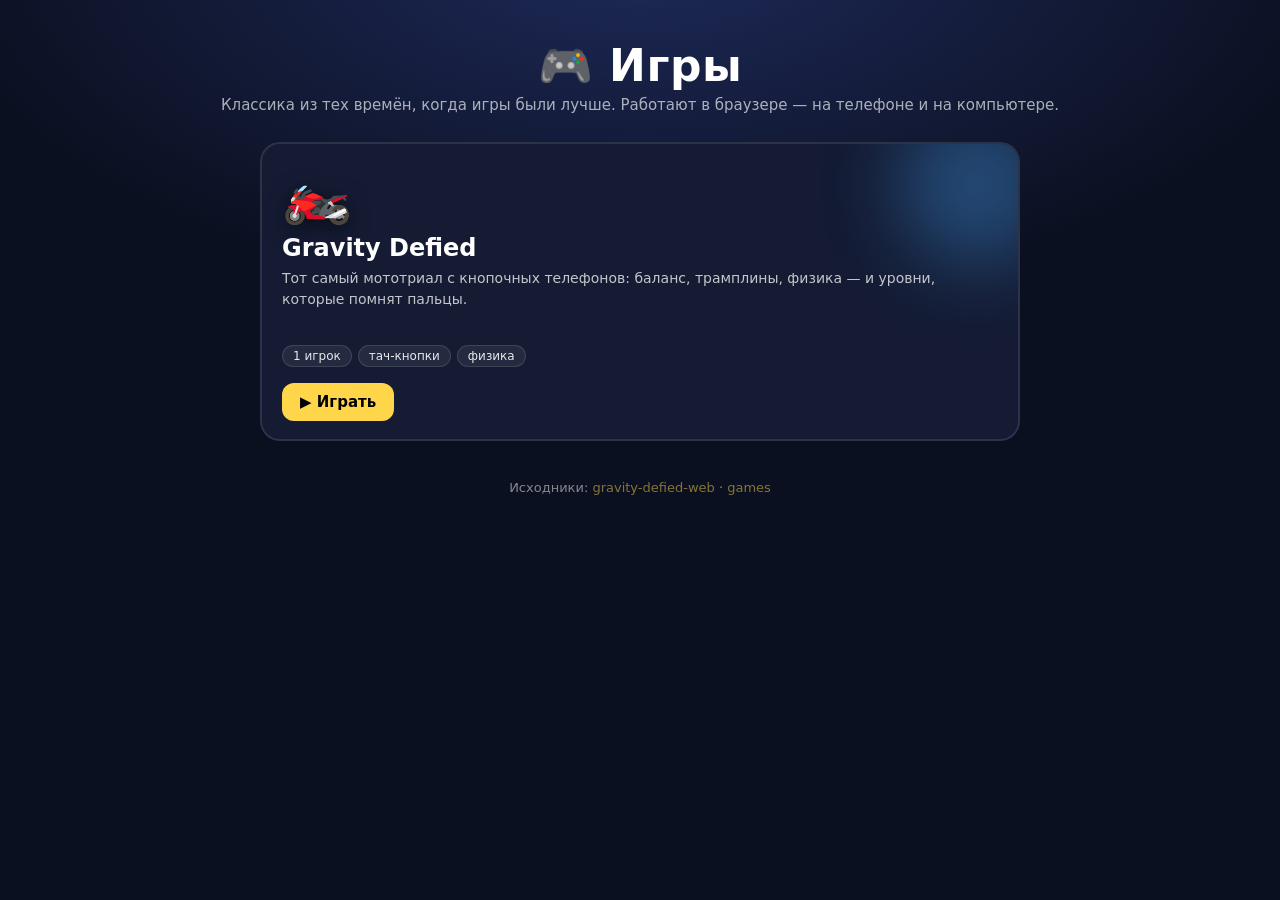
<file: index.html>
<!DOCTYPE html>
<html lang="ru">
<head>
<meta charset="utf-8">
<meta name="viewport" content="width=device-width, initial-scale=1, viewport-fit=cover">
<title>🎮 Игры Павла</title>
<style>
  :root{color-scheme:dark}
  *{box-sizing:border-box}
  html,body{margin:0;min-height:100%;background:#0b1020;color:#fff;font-family:system-ui,Segoe UI,Roboto,sans-serif}
  body{display:flex;flex-direction:column;align-items:center;padding:28px 16px 40px;background:radial-gradient(1200px 600px at 50% -10%,#1e2a5a 0%,#0b1020 60%)}
  h1{font-size:clamp(28px,6vw,44px);margin:12px 0 4px;letter-spacing:.5px}
  .sub{opacity:.65;font-size:15px;margin-bottom:28px;text-align:center}
  .grid{display:grid;grid-template-columns:repeat(auto-fit,minmax(280px,1fr));gap:18px;width:min(760px,100%)}
  a.card{display:block;text-decoration:none;color:#fff;background:#141b33;border:2px solid #ffffff1a;border-radius:20px;padding:22px 20px 18px;transition:transform .15s,border-color .15s,box-shadow .15s;position:relative;overflow:hidden}
  a.card:hover,a.card:focus-visible{transform:translateY(-3px);border-color:#ffd54a;box-shadow:0 12px 40px #0008;outline:none}
  a.card:active{transform:translateY(0)}
  .icon{font-size:56px;line-height:1;margin-bottom:12px;filter:drop-shadow(0 4px 10px #0008)}
  .name{font-size:24px;font-weight:700;margin-bottom:6px}
  .desc{opacity:.75;font-size:14px;line-height:1.5;min-height:63px}
  .tags{display:flex;flex-wrap:wrap;gap:6px;margin-top:14px}
  .tag{font-size:12px;background:#ffffff14;border:1px solid #ffffff22;border-radius:999px;padding:3px 10px;opacity:.9}
  .play{display:inline-block;margin-top:16px;background:#ffd54a;color:#000;font-weight:700;border-radius:12px;padding:10px 18px;font-size:15px}
  .glow{position:absolute;right:-40px;top:-40px;width:160px;height:160px;border-radius:50%;filter:blur(40px);opacity:.35;pointer-events:none}
  footer{margin-top:36px;opacity:.5;font-size:13px;text-align:center;line-height:1.7}
  footer a{color:#ffd54a;text-decoration:none}
</style>
</head>
<body>
  <h1>🎮 Игры</h1>
  <div class="sub">Классика из тех времён, когда игры были лучше. Работают в браузере — на телефоне и на компьютере.</div>
  <div class="grid">
    <a class="card" href="https://pavel-ai-dev.github.io/gravity-defied-web/">
      <div class="glow" style="background:#42a5f5"></div>
      <div class="icon">🏍️</div>
      <div class="name">Gravity Defied</div>
      <div class="desc">Тот самый мототриал с кнопочных телефонов: баланс, трамплины, физика — и уровни, которые помнят пальцы.</div>
      <div class="tags"><span class="tag">1 игрок</span><span class="tag">тач-кнопки</span><span class="tag">физика</span></div>
      <span class="play">▶ Играть</span>
    </a>
  </div>
  <footer>
    Исходники: <a href="https://github.com/pavel-ai-dev/gravity-defied-web">gravity-defied-web</a> ·
    <a href="https://github.com/pavel-ai-dev/games">games</a>
  </footer>
</body>
</html>
</file>
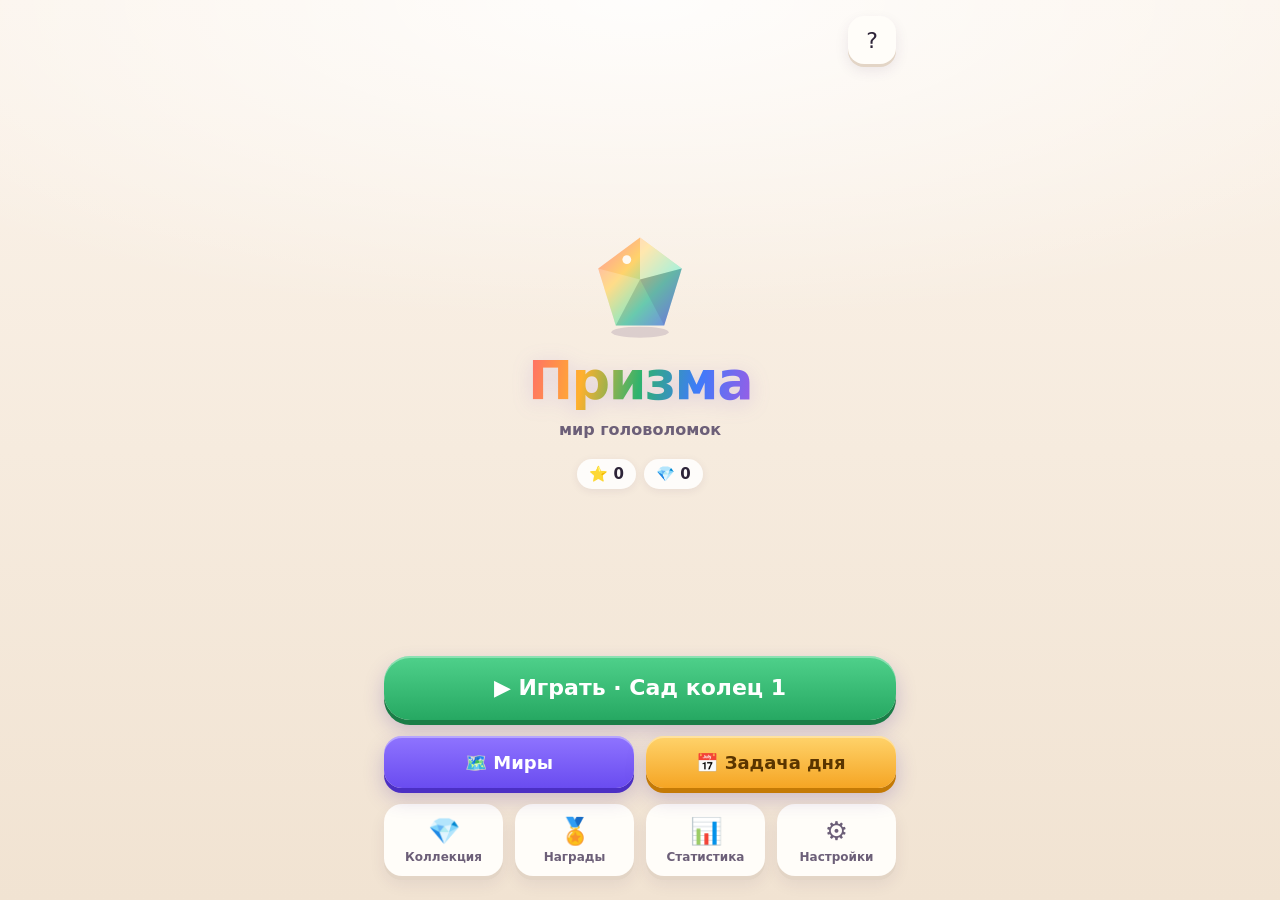
<file: prism/index.html>
<!doctype html>
<html lang="ru">
  <head>
    <meta charset="UTF-8" />
    <meta name="viewport" content="width=device-width, initial-scale=1, maximum-scale=1, user-scalable=no, viewport-fit=cover" />
    <meta name="theme-color" content="#f6efe6" />
    <meta name="apple-mobile-web-app-capable" content="yes" />
    <meta name="mobile-web-app-capable" content="yes" />
    <meta name="apple-mobile-web-app-status-bar-style" content="default" />
    <meta name="apple-mobile-web-app-title" content="Призма" />
    <meta name="format-detection" content="telephone=no" />
    <meta name="description" content="Призма — головоломки для всей семьи: кольца, автобусы, кристаллы, отличия и стрелки." />
    <link rel="icon" href="./favicon.svg" type="image/svg+xml" />
    <link rel="apple-touch-icon" href="./icons/apple-touch-icon.png" />
    <title>Призма — мир головоломок</title>
    <style>html,body{background:#f6efe6;height:100%;margin:0}#boot{color:#6c5f78;flex-direction:column;justify-content:center;align-items:center;gap:16px;font:800 20px ui-rounded,-apple-system,system-ui,BlinkMacSystemFont,Segoe UI,Roboto,Noto Sans,Ubuntu,Cantarell,Helvetica Neue,sans-serif;display:flex;position:fixed;top:0;bottom:0;left:0;right:0}#boot i{background:linear-gradient(135deg,#ff8fa3,#ffd36b,#6fe3b5,#7b8cff);border-radius:14px;width:56px;height:56px;animation:1s ease-in-out infinite alternate b;transform:rotate(45deg)}@keyframes b{to{transform:rotate(45deg)scale(.8)}}</style>
    <script type="module" crossorigin src="./assets/index-TRGt1qrh.js"></script>
    <link rel="modulepreload" crossorigin href="./assets/rolldown-runtime-XKyaHtl9.js">
    <link rel="modulepreload" crossorigin href="./assets/react-BFR37LJz.js">
    <link rel="modulepreload" crossorigin href="./assets/audio-Dhftom5_.js">
    <link rel="stylesheet" crossorigin href="./assets/index-Nbcyh81i.css">
  <link rel="manifest" href="./manifest.webmanifest"></head>
  <body>
    <div id="boot"><i></i>Призма</div>
    <div id="root"></div>
    <noscript>Для игры нужен JavaScript.</noscript>
  </body>
</html>
</file>
<file: prism/assets/index-Nbcyh81i.css>
:root{--bg:#f6efe6;--bg2:#efe3d3;--card:#fffdf9;--ink:#2d2438;--ink2:#6c5f78;--muted:#a99bb5;--line:#3c28501a;--accent:#7b5cff;--accent-dark:#5a3fd6;--good:#2fb36d;--good-dark:#1f8a52;--warn:#f5a524;--bad:#e5484d;--gold:#ffc23d;--r-s:12px;--r-m:18px;--r-l:26px;--sp-1:4px;--sp-2:8px;--sp-3:12px;--sp-4:16px;--sp-5:24px;--sp-6:32px;--shadow:0 10px 30px #46285a1f, 0 2px 6px #46285a14;--font:ui-rounded, "SF Pro Rounded", -apple-system, BlinkMacSystemFont, "Segoe UI", system-ui, sans-serif;--sat:env(safe-area-inset-top,0px);--sab:env(safe-area-inset-bottom,0px);--sal:env(safe-area-inset-left,0px);--sar:env(safe-area-inset-right,0px);--ease:cubic-bezier(.2, .8, .2, 1)}*{box-sizing:border-box;-webkit-tap-highlight-color:transparent}html,body,#root{overscroll-behavior:none;width:100%;height:100%;margin:0;overflow:hidden}body{font-family:var(--font);color:var(--ink);background:var(--bg);-webkit-user-select:none;user-select:none;-webkit-touch-callout:none;-webkit-text-size-adjust:100%;-moz-text-size-adjust:100%;text-size-adjust:100%}button{font:inherit;color:inherit;cursor:pointer;touch-action:manipulation;background:0 0;border:0;padding:0}.app{height:100vh;height:100dvh;padding:var(--sat) var(--sar) 0 var(--sal);background:radial-gradient(120% 60% at 50% 0%, #ffffffd9, transparent 60%), linear-gradient(180deg, var(--bg-a,#fbf3ea), var(--bg-b,#f1e3d2));transition:background .4s var(--ease);flex-direction:column;display:flex;position:fixed;top:0;bottom:0;left:0;right:0}.screen{min-height:0;animation:screen-in .28s var(--ease);flex-direction:column;flex:1;display:flex}@keyframes screen-in{0%{opacity:0;transform:translateY(10px)}}.screen:not(.game){width:100%;max-width:560px;margin:0 auto}@media (max-width:360px){.home{padding-left:14px;padding-right:14px}.cont-world{display:none}.logo{font-size:44px}.btn{font-size:16px}.btn.big{font-size:19px}.home-grid{gap:6px}.tile-btn{letter-spacing:-.02em;padding-left:1px;padding-right:1px;font-size:9.5px}.tool .icon-btn{width:52px;height:52px}.toolbar{gap:16px}}@media (max-height:600px){.logo-gem{display:none}.home .btn.big{min-height:54px;line-height:54px}.home .btn{min-height:46px}}@media (max-height:640px){.logo-gem{width:72px;height:72px}.logo{font-size:40px}.home{gap:10px}.hud{min-height:52px}}.scroll{-webkit-overflow-scrolling:touch;overscroll-behavior:contain;min-height:0;padding:0 var(--sp-4) calc(var(--sab) + var(--sp-5));flex:1;overflow-y:auto}.topbar{align-items:center;gap:var(--sp-3);padding:var(--sp-3) var(--sp-4);min-height:60px;display:flex}.topbar h1{letter-spacing:-.01em;flex:1;margin:0;font-size:22px;font-weight:800}.btn{justify-content:center;align-items:center;gap:var(--sp-2);min-height:52px;padding:0 var(--sp-5);border-radius:var(--r-m);color:#fff;background:linear-gradient(180deg, var(--btn-a,#8f74ff), var(--btn-b,#6a4cf0));box-shadow:0 5px 0 var(--btn-edge,#4b2fc4), 0 10px 20px #5032a040, inset 0 2px 0 #ffffff59;font-size:18px;font-weight:800;transition:transform 80ms,box-shadow 80ms,opacity .2s;display:inline-flex;position:relative}.btn:active:not(:disabled),.btn.pressed{box-shadow:0 1px 0 var(--btn-edge,#4b2fc4), 0 4px 10px #5032a033, inset 0 2px 0 #ffffff59;transform:translateY(4px)}.btn:disabled{opacity:.45;cursor:default}.btn.loading{color:#0000}.btn.loading:after{content:"";border:3px solid #ffffff80;border-top-color:#fff;border-radius:50%;width:22px;height:22px;animation:.7s linear infinite spin;position:absolute}@keyframes spin{to{transform:rotate(360deg)}}.btn.green{--btn-a:#4fd18b;--btn-b:#26a862;--btn-edge:#1a7d47}.btn.gold{--btn-a:#ffd36b;--btn-b:#f5a524;--btn-edge:#c47a06;color:#5a3500}.btn.light{--btn-a:#fff;--btn-b:#f3ece4;--btn-edge:#d9cbbb;color:var(--ink)}.btn.wide{width:100%}.btn.big{border-radius:var(--r-l);min-height:64px;font-size:22px}.icon-btn{background:var(--card);border-radius:16px;flex-shrink:0;justify-content:center;align-items:center;width:48px;height:48px;font-size:22px;transition:transform 80ms;display:inline-flex;box-shadow:0 3px #e3d5c6,0 6px 14px #46285a1a}.icon-btn:active:not(:disabled){transform:translateY(3px);box-shadow:0 0 #e3d5c6}.icon-btn:disabled{opacity:.4}.card{background:var(--card);border-radius:var(--r-l);box-shadow:var(--shadow);padding:var(--sp-4)}.chip{background:#ffffffd9;border-radius:999px;align-items:center;gap:6px;padding:6px 12px;font-size:15px;font-weight:800;display:inline-flex;box-shadow:0 2px 8px #46285a14}.loading-screen{justify-content:center;align-items:center;gap:var(--sp-5);flex-direction:column;flex:1;display:flex}.logo{letter-spacing:-.03em;background:linear-gradient(100deg,#ff6b6b,#ffb02e 25%,#2fb36d 50%,#3e7bfa 75%,#9b5de5);color:#0000;filter:drop-shadow(0 4px 10px #7850c82e);-webkit-background-clip:text;background-clip:text;font-size:54px;font-weight:900}.logo-gem{width:110px;height:110px;animation:3s ease-in-out infinite float}@keyframes float{50%{transform:translateY(-8px)rotate(4deg)}}.bar{background:#00000014;border-radius:99px;width:200px;height:10px;overflow:hidden}.bar>i{height:100%;transition:width .3s var(--ease);background:linear-gradient(90deg,#9b5de5,#3e7bfa);border-radius:99px;display:block}.home{padding:var(--sp-4) var(--sp-5) calc(var(--sab) + var(--sp-5));gap:var(--sp-4);-webkit-overflow-scrolling:touch;flex-direction:column;flex:1;display:flex;overflow-y:auto}.home .btn.big{white-space:nowrap;text-overflow:ellipsis;padding:0 14px;line-height:64px;display:block;overflow:hidden}.home .btn:not(.big){white-space:nowrap;padding:0 12px}.home-hero{justify-content:center;align-items:center;gap:var(--sp-2);text-align:center;flex-direction:column;flex:1;display:flex}.home-hero .sub{color:var(--ink2);font-weight:700}.home-stats{gap:var(--sp-2);flex-wrap:wrap;justify-content:center;display:flex}.home-grid{gap:var(--sp-3);grid-template-columns:repeat(4,minmax(0,1fr));display:grid}.tile-btn{text-overflow:ellipsis;min-width:0;padding:var(--sp-3) 0;border-radius:var(--r-m);background:var(--card);color:var(--ink2);flex-direction:column;align-items:center;gap:4px;min-height:72px;font-size:12px;font-weight:800;transition:transform 80ms;display:flex;overflow:hidden;box-shadow:0 4px #e3d5c6,0 8px 16px #46285a14}.tile-btn span{font-size:26px}.tile-btn:active{transform:translateY(4px);box-shadow:0 0 #e3d5c6}.tile-btn .dot{position:absolute}.worlds{gap:var(--sp-4);flex-direction:column;display:flex}.world{align-items:center;gap:var(--sp-4);padding:var(--sp-4);border-radius:var(--r-l);text-align:left;min-height:108px;box-shadow:var(--shadow);transition:transform .12s;display:flex;position:relative;overflow:hidden}.world:active:not(:disabled){transform:scale(.98)}.world .em{background:#ffffffb3;border-radius:22px;flex-shrink:0;justify-content:center;align-items:center;width:72px;height:72px;font-size:46px;display:flex;box-shadow:inset 0 -4px #0000000f}.world h3{margin:0;font-size:20px;font-weight:900}.world p{color:var(--ink2);margin:2px 0 8px;font-size:14px;font-weight:700}.world .meter{background:#ffffffb3;border-radius:99px;height:8px;overflow:hidden}.world .meter i{background:var(--wc);border-radius:99px;height:100%;display:block}.world.locked{filter:grayscale(.8);opacity:.7}.world .lock{color:var(--ink2);font-size:14px;font-weight:800;position:absolute;top:14px;right:16px}.map{gap:var(--sp-3) var(--sp-3);padding-top:var(--sp-2);grid-template-columns:repeat(4,1fr);display:grid}.lvl{aspect-ratio:1;color:#fff;background:linear-gradient(180deg, var(--la), var(--lb));box-shadow:0 5px 0 var(--le), 0 10px 18px #46285a24, inset 0 2px 0 #fff6;border-radius:22px;flex-direction:column;justify-content:center;align-items:center;font-size:22px;font-weight:900;transition:transform 80ms;display:flex;position:relative}.lvl:nth-child(8n+5),.lvl:nth-child(8n+6),.lvl:nth-child(8n+7),.lvl:nth-child(8n+8){transform:translate(10px)}.lvl:active:not(:disabled){box-shadow:0 1px 0 var(--le);transform:translateY(4px)}.lvl.locked{--la:#e8ded3;--lb:#d6c8b9;--le:#bfae9c;color:#503c3273}.lvl.current{animation:1.6s ease-in-out infinite pulse}@keyframes pulse{50%{filter:brightness(1.12);box-shadow:0 5px 0 var(--le), 0 0 0 6px #ffffffb3, 0 10px 18px #46285a24}}.stars{gap:1px;margin-top:2px;font-size:11px;line-height:1;display:flex}.stars .off{opacity:.3;filter:grayscale()}.game{flex-direction:column;flex:1;min-height:0;display:flex}.hud{align-items:center;gap:var(--sp-2);padding:var(--sp-2) var(--sp-3);min-height:60px;display:flex}.hud .title{text-align:center;flex:1;font-size:17px;font-weight:900;line-height:1.1}.hud .title small{color:var(--ink2);font-size:12px;font-weight:700;display:block}.hud-row{gap:var(--sp-2);padding:0 var(--sp-3) var(--sp-2);flex-wrap:wrap;justify-content:center;min-height:36px;display:flex}.goal{background:#ffffffe6;border-radius:999px;align-items:center;gap:6px;padding:5px 10px 5px 6px;font-size:15px;font-weight:900;display:inline-flex;box-shadow:0 2px 8px #46285a14}.goal .sw{color:#fff;border-radius:50%;justify-content:center;align-items:center;width:22px;height:22px;font-size:13px;display:inline-flex}.goal.done{color:var(--good-dark);background:#d9f6e5}.goal.low{color:var(--bad);background:#ffe1e1}.stage{touch-action:none;flex:1;min-height:0;position:relative}.phaser-root,.phaser-root canvas{touch-action:none;display:block}.stage .phaser-root{position:absolute;top:0;bottom:0;left:0;right:0}.toolbar{justify-content:center;gap:var(--sp-5);padding:var(--sp-2) var(--sp-4) calc(var(--sab) + var(--sp-3));display:flex}.tool{color:var(--ink2);flex-direction:column;align-items:center;gap:3px;font-size:12px;font-weight:800;display:flex}.tool .icon-btn{border-radius:20px;width:58px;height:58px;font-size:26px}.stage-msg{color:var(--ink2);justify-content:center;align-items:center;font-weight:800;display:flex;position:absolute;top:0;bottom:0;left:0;right:0}.modal-back{z-index:50;padding:calc(var(--sat) + 16px) 20px calc(var(--sab) + 16px);-webkit-backdrop-filter:blur(4px);background:#28193c6b;justify-content:center;align-items:center;animation:.2s fade;display:flex;position:fixed;top:0;bottom:0;left:0;right:0}@keyframes fade{0%{opacity:0}}.modal{background:var(--card);width:100%;max-width:380px;max-height:100%;padding:var(--sp-5);text-align:center;animation:pop .35s var(--ease);border-radius:30px;overflow-y:auto;box-shadow:0 30px 60px #1e0a3c59}@keyframes pop{0%{opacity:0;transform:scale(.85)}}.modal h2{margin:0 0 var(--sp-2);font-size:28px;font-weight:900}.modal p{color:var(--ink2);margin:0 0 var(--sp-4);font-weight:700}.modal .actions{gap:var(--sp-3);flex-direction:column;display:flex}.big-stars{margin:var(--sp-3) 0 var(--sp-4);justify-content:center;gap:6px;font-size:50px;display:flex}.big-stars span{animation:star-in .5s var(--ease) both}.big-stars span:nth-child(2){animation-delay:.15s;transform:translateY(-10px)}.big-stars span:nth-child(3){animation-delay:.3s}.big-stars .off{filter:grayscale();opacity:.25}@keyframes star-in{0%{opacity:0;transform:scale(0)rotate(-40deg)}}.reward{align-items:center;gap:var(--sp-3);text-align:left;padding:var(--sp-3);border-radius:var(--r-m);margin-bottom:var(--sp-3);background:#fff7e6;font-weight:800;display:flex}.reward-icons{margin-bottom:var(--sp-3);flex-wrap:wrap;justify-content:center;gap:6px;font-size:28px;display:flex}.reward span{font-size:30px}.howto{text-align:left;margin:0 0 var(--sp-4);gap:var(--sp-2);flex-direction:column;padding:0;list-style:none;display:flex}.howto li{gap:var(--sp-3);color:var(--ink);align-items:flex-start;font-weight:700;line-height:1.3;display:flex}.howto li b{color:#fff;background:var(--accent);border-radius:50%;flex-shrink:0;justify-content:center;align-items:center;width:28px;height:28px;font-size:15px;display:inline-flex}.list{gap:var(--sp-3);flex-direction:column;display:flex}.row{align-items:center;gap:var(--sp-3);padding:var(--sp-3) var(--sp-4);background:var(--card);border-radius:var(--r-m);min-height:60px;font-weight:800;display:flex;box-shadow:0 4px 14px #46285a12}.row .grow{flex:1}.row small{color:var(--ink2);font-size:13px;font-weight:700;display:block}.row .ic{background:var(--bg);border-radius:14px;justify-content:center;align-items:center;width:44px;height:44px;font-size:28px;display:flex}.row.off{opacity:.5;filter:grayscale()}.toggle{background:#d9cfc6;border-radius:99px;flex-shrink:0;width:56px;height:34px;transition:background .2s;position:relative}.toggle:after{content:"";width:28px;height:28px;transition:transform .2s var(--ease);background:#fff;border-radius:50%;position:absolute;top:3px;left:3px;box-shadow:0 2px 6px #0003}.toggle.on{background:var(--good)}.toggle.on:after{transform:translate(22px)}.stat-grid{gap:var(--sp-3);grid-template-columns:1fr 1fr;display:grid}.stat{background:var(--card);border-radius:var(--r-m);padding:var(--sp-4);box-shadow:0 4px 14px #46285a12}.stat b{font-size:28px;font-weight:900;display:block}.stat span{color:var(--ink2);font-size:13px;font-weight:700}.section-title{margin:var(--sp-5) 0 var(--sp-3);color:var(--ink2);text-transform:uppercase;letter-spacing:.04em;font-size:15px;font-weight:900}.toast{left:50%;top:calc(var(--sat) + 10px);z-index:80;color:#fff;max-width:calc(100% - 40px);animation:toast-in .3s var(--ease);pointer-events:none;background:#2d2438f0;border-radius:18px;align-items:center;gap:10px;padding:12px 18px;font-size:15px;font-weight:800;display:flex;position:fixed;transform:translate(-50%);box-shadow:0 12px 30px #00000040}.toast button{pointer-events:auto;color:var(--ink);background:#fff;border-radius:12px;padding:8px 12px;font-weight:900}@keyframes toast-in{0%{opacity:0;transform:translate(-50%,-20px)}}.showcase{border-radius:var(--r-l);background:radial-gradient(circle at 50% 35%,#fff,#efe3ff 60%,#e2d4f5);width:100%;height:300px;position:relative;overflow:hidden;box-shadow:inset 0 -10px 30px #7850c81f}.showcase canvas{width:100%;height:100%;display:block}.showcase .label{text-align:center;font-size:18px;font-weight:900;position:absolute;bottom:14px;left:0;right:0}.gem-grid{gap:var(--sp-3);margin-top:var(--sp-4);grid-template-columns:repeat(3,1fr);display:grid}.gem-cell{border-radius:var(--r-m);background:var(--card);padding:var(--sp-3) var(--sp-2);text-align:center;min-height:92px;font-size:12px;font-weight:800;box-shadow:0 4px 14px #46285a12}.gem-cell i{border-radius:8px;width:34px;height:34px;margin:0 auto 6px;display:block;transform:rotate(45deg);box-shadow:inset -6px -6px #00000026,inset 5px 5px #ffffff73}.gem-cell.sel{outline:3px solid var(--accent)}.gem-cell.locked{opacity:.55}.note{color:var(--ink2);font-size:13px;font-weight:700;line-height:1.4}.rotate-hint{display:none}@media (orientation:landscape) and (max-height:500px){.rotate-hint{z-index:100;background:var(--bg);text-align:center;flex-direction:column;justify-content:center;align-items:center;gap:12px;padding:20px;font-size:20px;font-weight:900;display:flex;position:fixed;top:0;bottom:0;left:0;right:0}.rotate-hint span{font-size:54px}}@media (prefers-reduced-motion:reduce){*,:before,:after{transition-duration:.01ms!important;animation-duration:.01ms!important}}
</file>
